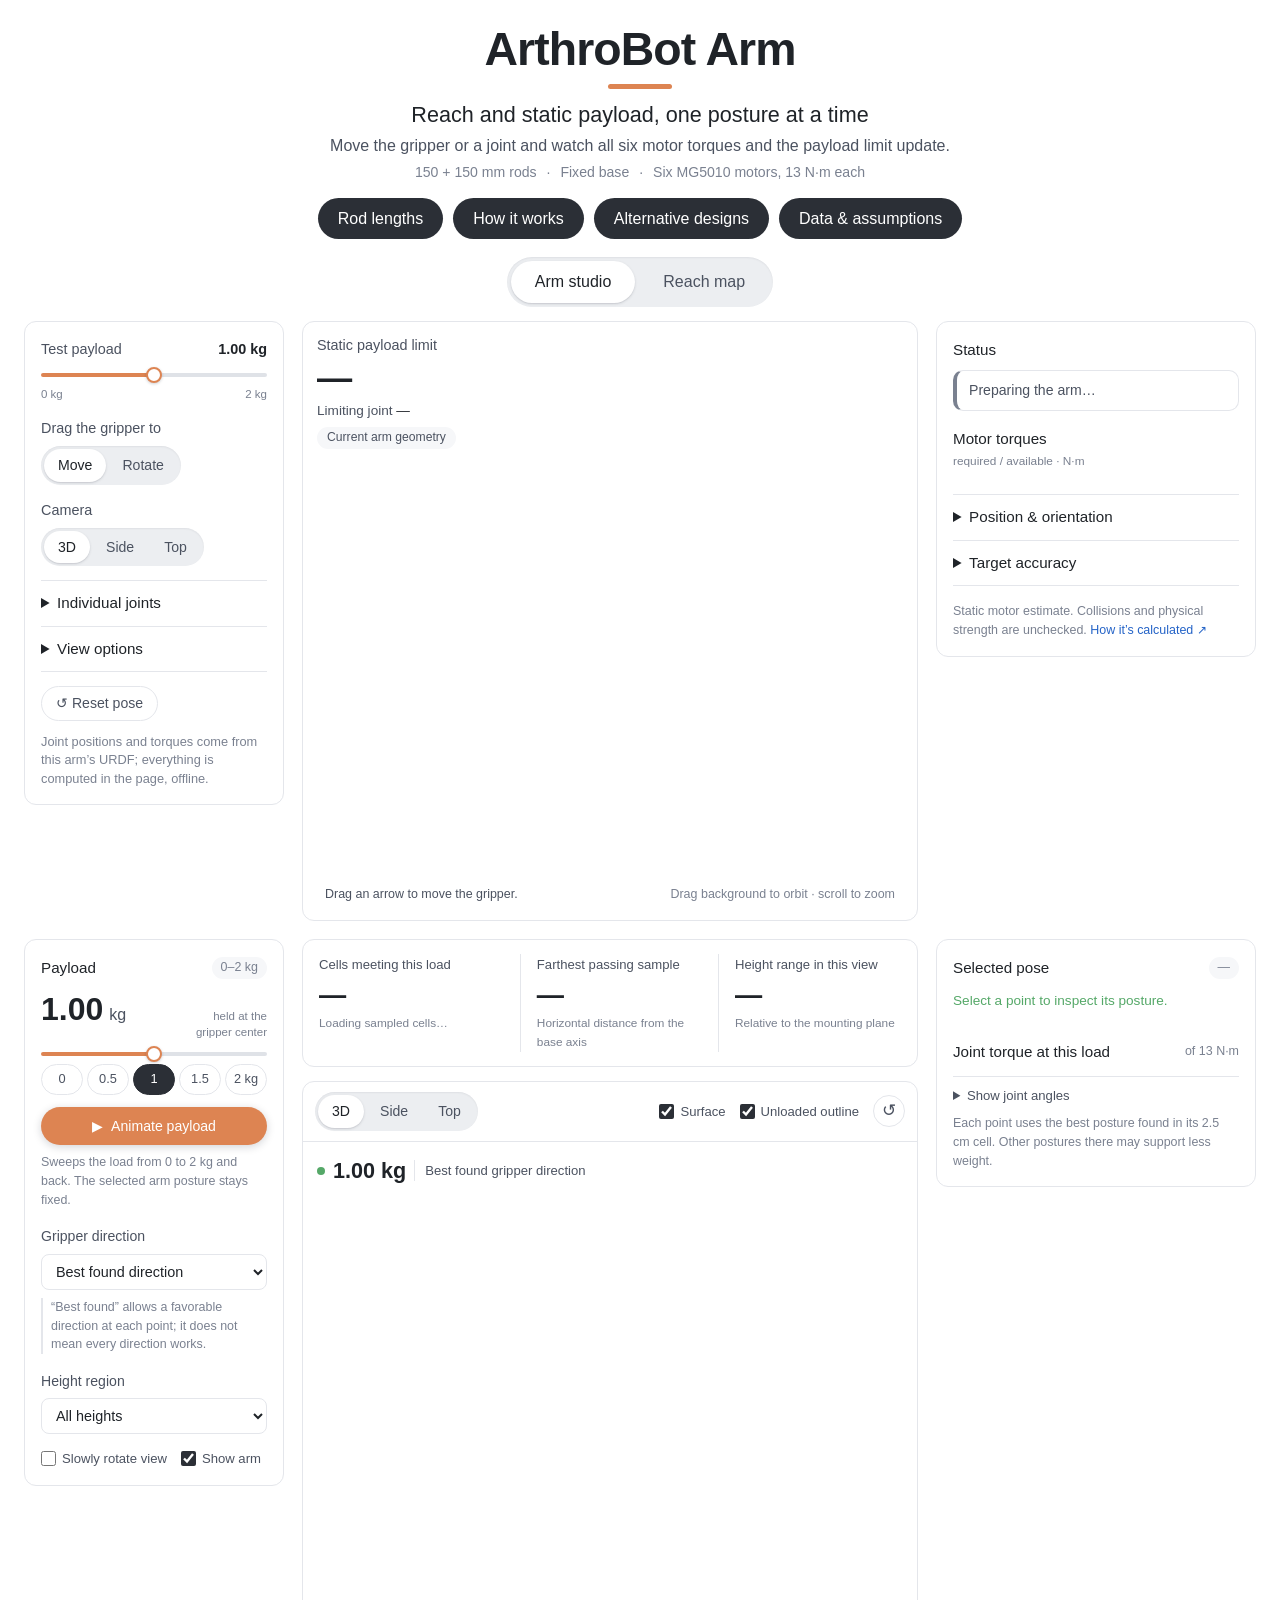
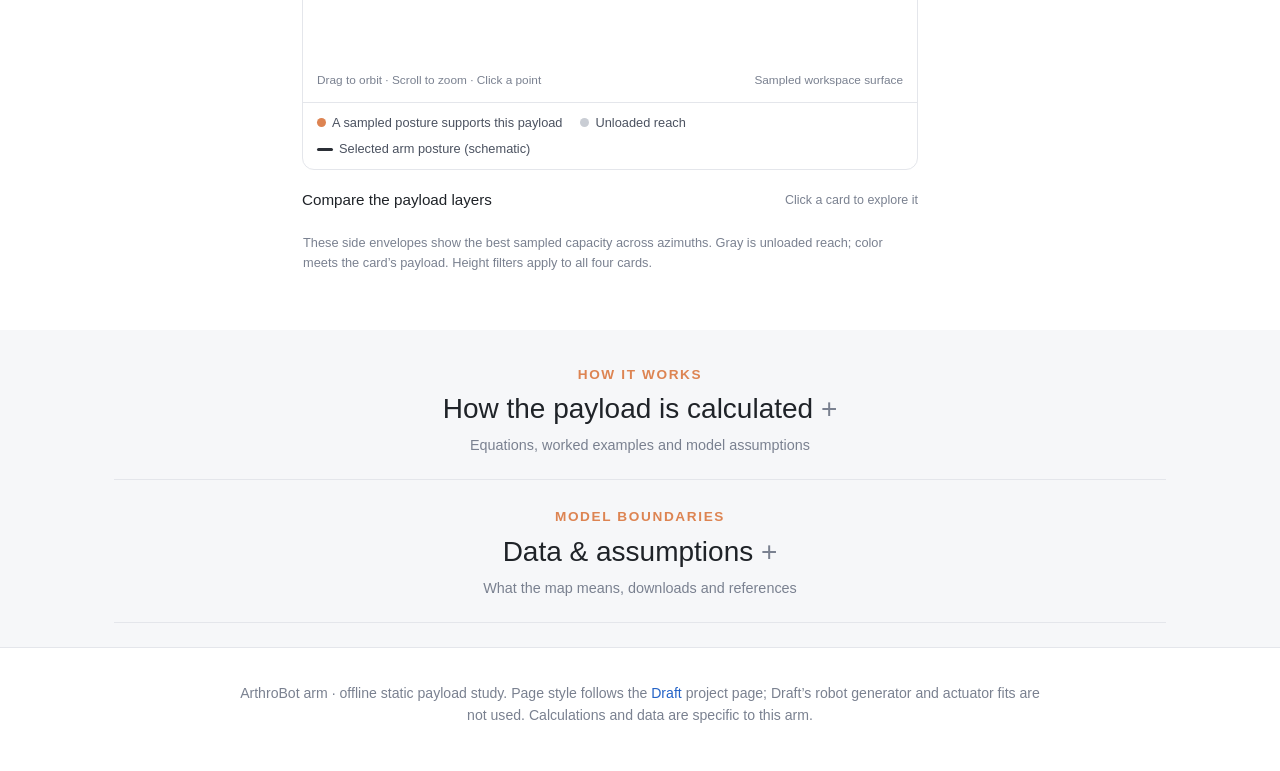
<file: index.html>
<!doctype html>
<html lang="en">
<head>
<meta charset="utf-8">
<meta name="viewport" content="width=device-width,initial-scale=1">
<title>ArthroBot arm · Reach &amp; payload</title>
<meta name="description" content="Static payload calculator for the ArthroBot arm: how much the gripper can hold in any posture, and which motor limits it.">
<meta http-equiv="refresh" content="0; url=payload_workspace.html">
</head>
<body style="font-family: sans-serif; padding: 2rem;">
<p>Opening the <a href="payload_workspace.html">ArthroBot arm payload calculator</a>… (about 15 MB, works offline once loaded)</p>
</body>
</html>
</file>
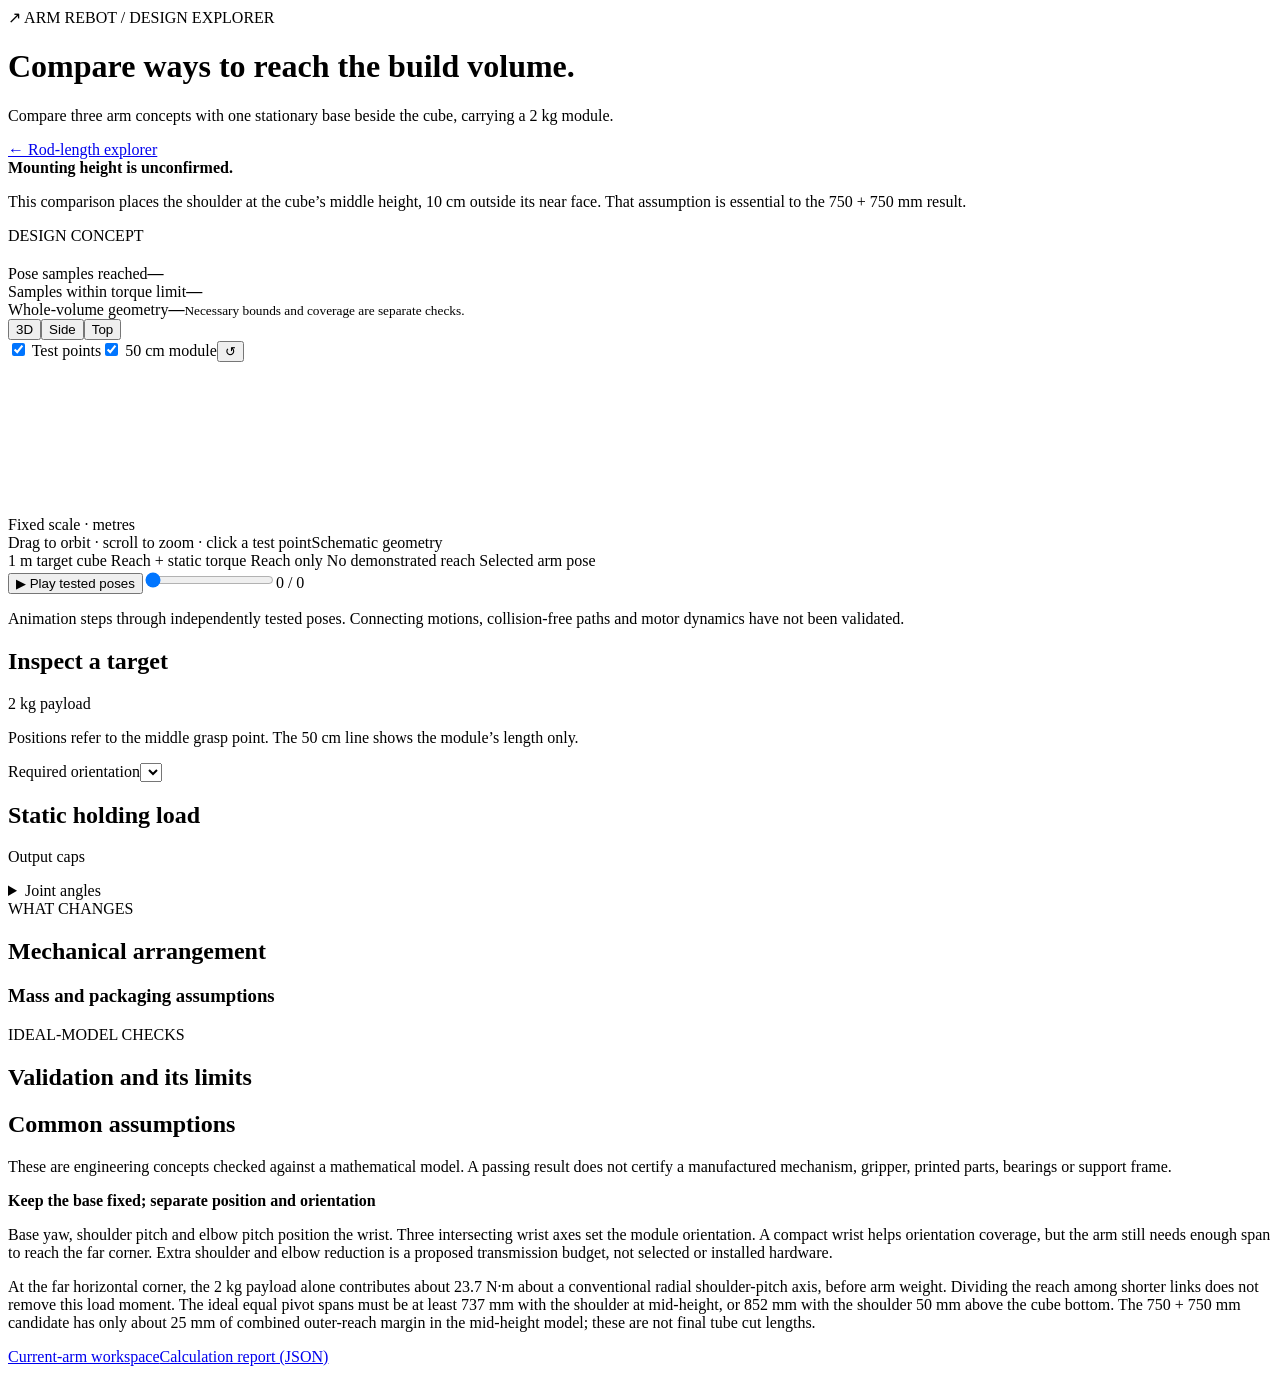
<file: tools/arm_payload/payload_viewer/redesign_template.html>
<!doctype html>
<html lang="en">
<head>
  <meta charset="utf-8">
  <meta name="viewport" content="width=device-width,initial-scale=1">
  <title>ARM REBOT · Design comparison</title>
  <style>__REDESIGN_CSS__</style>
</head>
<body>
  <header class="page-header">
    <div><div class="eyebrow"><span class="brand-mark">↗</span> ARM REBOT <span>/</span> DESIGN EXPLORER</div>
      <h1>Compare ways to reach the build volume.</h1>
      <p>Compare three arm concepts with one stationary base beside the cube, carrying a 2 kg module.</p>
    </div>
    <a class="back-link" href="payload_workspace.html#design">← Rod-length explorer</a>
  </header>
  <main>
    <section class="mounting-banner"><div><strong>Mounting height is unconfirmed.</strong><p>This comparison places the shoulder at the cube’s middle height, 10 cm outside its near face. That assumption is essential to the 750 + 750 mm result.</p></div><div id="mounting-scenarios"></div></section>
    <section class="concept-picker" aria-label="Design concepts" id="concept-picker"></section>
    <section class="concept-intro"><div><span class="eyebrow" id="concept-kicker">DESIGN CONCEPT</span><h2 id="concept-title"></h2><p id="concept-description"></p></div><div class="verdict" id="concept-verdict"></div></section>
    <div class="workspace">
      <div class="visual-column">
        <div class="metrics">
          <div><span>Pose samples reached</span><strong id="geometry-result">—</strong><small id="geometry-note"></small></div>
          <div><span>Samples within torque limit</span><strong id="torque-result">—</strong><small id="torque-note"></small></div>
          <div><span>Whole-volume geometry</span><strong id="analytic-result">—</strong><small id="analytic-note">Necessary bounds and coverage are separate checks.</small></div>
        </div>
        <section class="stage-card">
          <div class="stage-toolbar"><div class="view-buttons" aria-label="Camera angle"><button type="button" class="active" data-view="perspective">3D</button><button type="button" data-view="front">Side</button><button type="button" data-view="top">Top</button></div><div class="view-options"><label><input id="show-samples" type="checkbox" checked> Test points</label><label><input id="show-module" type="checkbox" checked> 50 cm module</label><button id="reset-view" type="button" aria-label="Reset view">↺</button></div></div>
          <div class="scene" id="scene" tabindex="0" role="group" aria-label="Interactive design schematic. Drag to orbit, scroll to zoom, or use arrow keys to rotate."><canvas id="scene-canvas" aria-label="Robot design and one metre target cube"></canvas><div class="scene-label"><strong id="scene-title"></strong><span>Fixed scale · metres</span></div><div class="scene-status" id="scene-status"></div><div class="scene-bottom"><span>Drag to orbit · scroll to zoom · click a test point</span><span>Schematic geometry</span></div></div>
          <div class="scene-caption"><span><i class="legend cube"></i> 1 m target cube</span><span><i class="legend good"></i> Reach + static torque</span><span><i class="legend amber"></i> Reach only</span><span><i class="legend bad"></i> No demonstrated reach</span><span><i class="legend line"></i> Selected arm pose</span></div>
        </section>
        <div class="animation-bar"><button id="play" type="button" aria-pressed="false">▶ Play tested poses</button><input id="case-slider" type="range" min="0" max="0" value="0" aria-label="Test pose index"><output id="case-count">0 / 0</output></div>
        <p class="animation-note">Animation steps through independently tested poses. Connecting motions, collision-free paths and motor dynamics have not been validated.</p>
      </div>
      <aside>
        <section class="control-card"><div class="section-heading"><h2>Inspect a target</h2><span class="small-tag">2 kg payload</span></div><p class="microcopy">Positions refer to the middle grasp point. The 50 cm line shows the module’s length only.</p><div id="target-controls"></div><label class="field-label" for="orientation">Required orientation</label><select id="orientation"></select><div class="pose-status" id="pose-status" aria-live="polite"></div><div class="coordinates" id="coordinates"></div><p class="microcopy" id="pose-error"></p></section>
        <section class="inspector-card"><div class="section-heading"><h2 id="load-heading">Static holding load</h2><span class="small-tag" id="load-tag">Output caps</span></div><div id="load-values"></div><p class="microcopy" id="load-note"></p><details id="joint-angles"><summary>Joint angles</summary><div id="angle-values"></div></details></section>
      </aside>
    </div>
    <section class="design-details"><article class="detail-card"><span class="eyebrow">WHAT CHANGES</span><h2>Mechanical arrangement</h2><ul id="changes"></ul><div class="dimension-table" id="dimensions"></div><h3 class="budget-heading">Mass and packaging assumptions</h3><ul id="mass-model"></ul></article><article class="detail-card"><span class="eyebrow">IDEAL-MODEL CHECKS</span><h2>Validation and its limits</h2><p id="analytic-claim"></p><p id="validation-method" class="validation-method"></p><ul id="limitations"></ul></article></section>
    <section class="assumptions-card"><h2>Common assumptions</h2><div id="assumptions"></div><p class="scope-note">These are engineering concepts checked against a mathematical model. A passing result does not certify a manufactured mechanism, gripper, printed parts, bearings or support frame.</p></section>
  </main>
  <footer><div><strong>Keep the base fixed; separate position and orientation</strong><p>Base yaw, shoulder pitch and elbow pitch position the wrist. Three intersecting wrist axes set the module orientation. A compact wrist helps orientation coverage, but the arm still needs enough span to reach the far corner. Extra shoulder and elbow reduction is a proposed transmission budget, not selected or installed hardware.</p><p>At the far horizontal corner, the 2 kg payload alone contributes about 23.7 N·m about a conventional radial shoulder-pitch axis, before arm weight. Dividing the reach among shorter links does not remove this load moment. The ideal equal pivot spans must be at least 737 mm with the shoulder at mid-height, or 852 mm with the shoulder 50 mm above the cube bottom. The 750 + 750 mm candidate has only about 25 mm of combined outer-reach margin in the mid-height model; these are not final tube cut lengths.</p></div><div class="file-links"><a href="payload_workspace.html#design">Current-arm workspace</a><a href="redesign_validation.json">Calculation report (JSON)</a></div><div id="sources" class="sources"></div></footer>
  <script id="redesign-data" type="application/json">__REDESIGN_DATA__</script>
  <script>__REDESIGN_JS__</script>
</body>
</html>
</file>
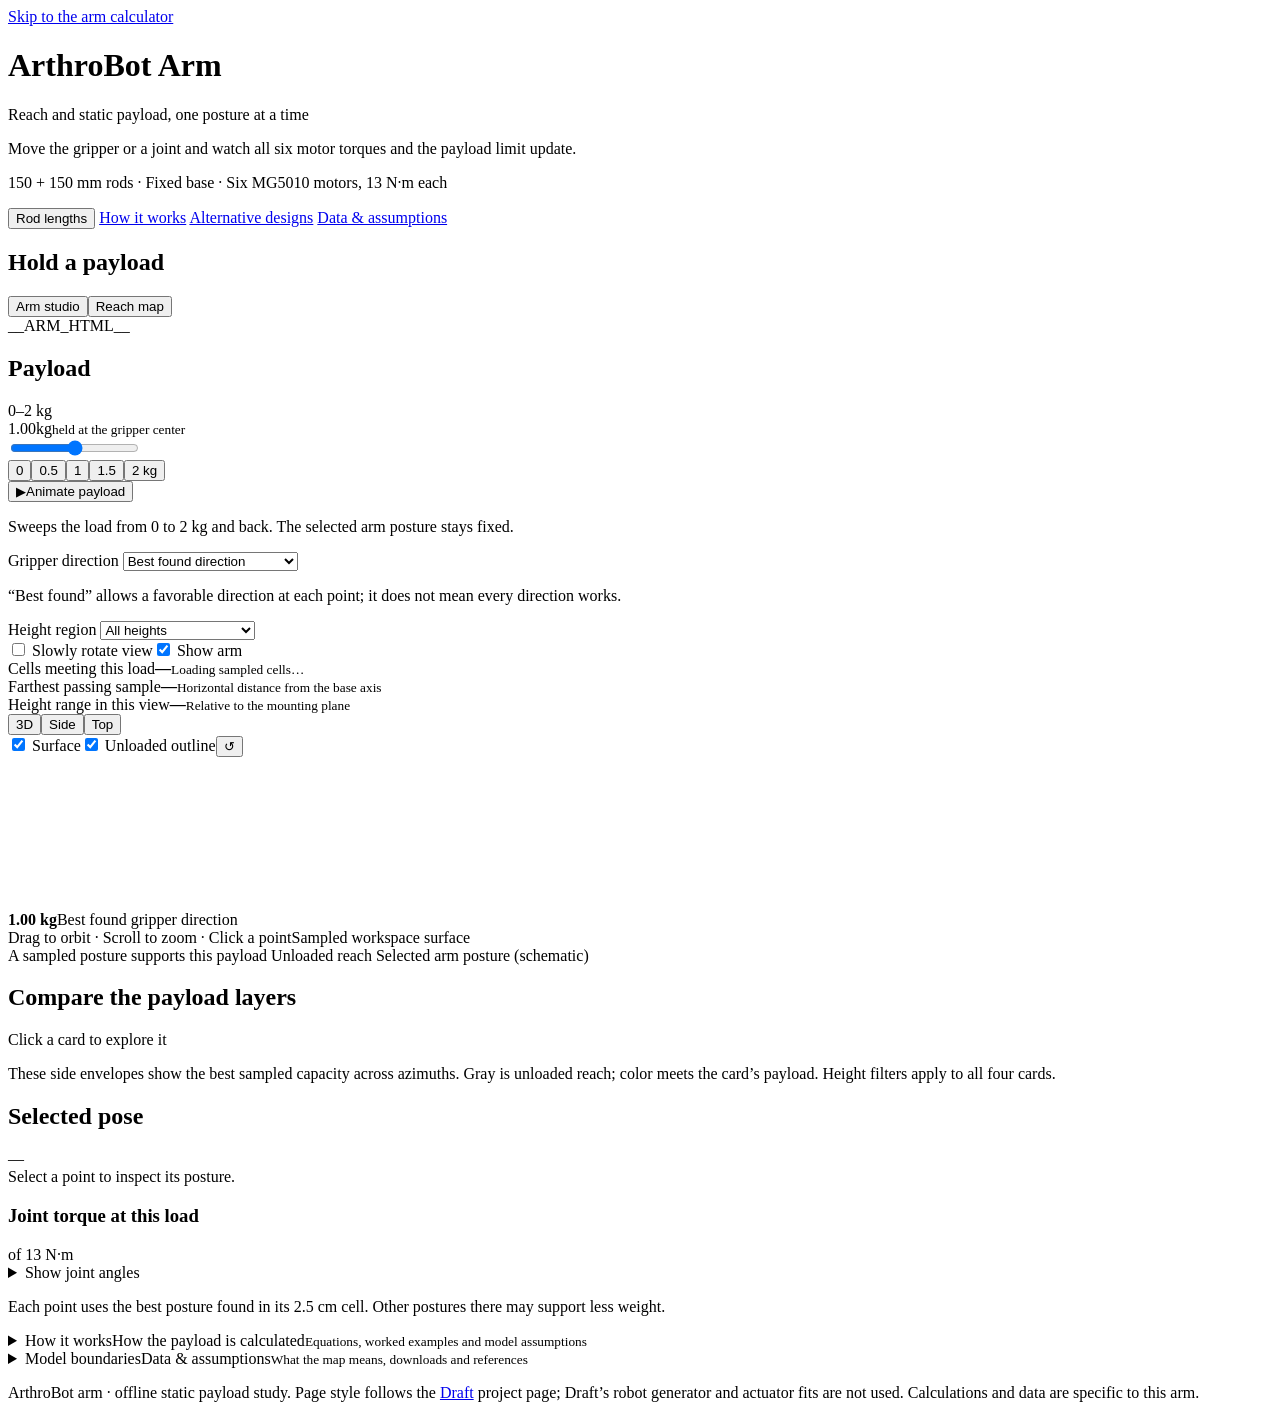
<file: tools/arm_payload/payload_viewer/template.html>
<!doctype html>
<html lang="en">
<head><meta charset="utf-8"><meta name="viewport" content="width=device-width,initial-scale=1">
<title>ArthroBot arm · Reach &amp; payload</title><style>__CSS__
__METHOD_CSS__
__ARM_CSS__</style></head>
<body>
<a class="skip-link" href="#explorer">Skip to the arm calculator</a>
<header class="hero" id="top">
  <div class="container narrow center">
    <h1 class="title">ArthroBot Arm</h1>
    <p class="subtitle">Reach and static payload, one posture at a time</p>
    <p class="hero-lede">Move the gripper or a joint and watch all six motor torques and the payload limit update.</p>
    <p class="hero-meta"><span id="geometry-summary">150 + 150 mm rods</span> <span class="context-dot" aria-hidden="true">·</span> <span>Fixed base</span> <span class="context-dot" aria-hidden="true">·</span> <span>Six MG5010 motors, 13 N·m each</span></p>
    <nav class="links" aria-label="Page sections">
      <button type="button" class="pill" id="open-geometry" aria-haspopup="dialog">Rod lengths</button>
      <a class="pill" href="#calculation">How it works</a>
      <a class="pill" href="redesign_options.html">Alternative designs</a>
      <a class="pill" href="#assumptions">Data &amp; assumptions</a>
    </nav>
  </div>
</header>

<section class="section builder-first" id="builder" aria-labelledby="builder-title">
  <div class="container wide">
    <h2 class="sr-only" id="builder-title">Hold a payload</h2>
    <div class="b-top">
      <nav class="seg explorer-mode-tabs" aria-label="Workspace view"><button type="button" id="arm-mode" class="seg-btn active" aria-pressed="true">Arm studio</button><button type="button" id="workspace-mode" class="seg-btn" aria-pressed="false">Reach map</button></nav>
    </div>
<main id="explorer">
  __ARM_HTML__
  <aside class="map-only map-controls" aria-label="Reach map filters">
    <section class="control-card">
      <div class="section-heading"><h2>Payload</h2><span class="small-tag">0–2 kg</span></div>
      <div class="load-readout"><output id="load-value" for="payload">1.00</output><span>kg</span><small>held at the gripper center</small></div>
      <input id="payload" type="range" min="0" max="2" step="0.01" value="1" aria-label="Payload in kilograms">
      <div class="presets" id="presets"><button data-load="0">0</button><button data-load="0.5">0.5</button><button data-load="1" class="active">1</button><button data-load="1.5">1.5</button><button data-load="2">2 kg</button></div>
      <button class="play-button" id="play" aria-pressed="false"><span id="play-icon">▶</span><span id="play-label">Animate payload</span></button>
      <p class="microcopy">Sweeps the load from 0 to 2 kg and back. The selected arm posture stays fixed.</p>
      <label class="field-label" for="mode">Gripper direction</label>
      <select id="mode"><option value="any_orientation">Best found direction</option><option value="downward_15deg">Pointing down · within 15°</option></select>
      <p class="microcopy direction-note">“Best found” allows a favorable direction at each point; it does not mean every direction works.</p>
      <label class="field-label" for="height">Height region</label>
      <select id="height"><option value="all">All heights</option><option value="above">Above mounting plane</option><option value="slice">Horizontal slice</option></select>
      <div id="slice-controls" hidden><div class="slice-label"><label for="slice">Height slice</label><output id="slice-value">10.0–12.5 cm</output></div><input id="slice" type="range" min="-0.525" max="0.725" step="0.025" value="0.1"><small>2.5 cm thick</small></div>
      <div class="toggle-row"><label><input type="checkbox" id="rotate"> Slowly rotate view</label><label><input type="checkbox" id="show-arm" checked> Show arm</label></div>
    </section>
  </aside>
  <section class="visual-column map-only" aria-label="Reachable workspace">
    <div class="metrics">
      <div><span class="metric-label" id="coverage-label">Cells meeting this load</span><strong id="coverage">—</strong><small id="count">Loading sampled cells…</small></div>
      <div><span class="metric-label">Farthest passing sample</span><strong id="reach">—</strong><small>Horizontal distance from the base axis</small></div>
      <div><span class="metric-label">Height range in this view</span><strong id="span">—</strong><small>Relative to the mounting plane</small></div>
    </div>
    <div class="stage-card">
      <div class="stage-toolbar">
        <div class="view-buttons seg seg-small" aria-label="Camera view"><button data-view="three" class="seg-btn active">3D</button><button data-view="side" class="seg-btn">Side</button><button data-view="top" class="seg-btn">Top</button></div>
        <div class="view-options"><label><input type="checkbox" id="surface" checked> Surface</label><label><input type="checkbox" id="ghost" checked> <span id="ghost-label">Unloaded outline</span></label><button id="reset-camera" title="Reset camera and zoom" aria-label="Reset camera and zoom">↺</button></div>
      </div>
      <div class="scene" id="scene" tabindex="0" role="application" aria-label="Interactive arm workspace. Drag to rotate, scroll to zoom, click a point to inspect. Arrow keys rotate the view.">
        <canvas id="cloud" aria-hidden="true"></canvas><canvas id="overlay" aria-hidden="true"></canvas>
        <div class="scene-design-note" id="scene-design-note" hidden></div><div class="scene-label"><span class="status-dot" id="load-dot"></span><strong id="scene-load">1.00 kg</strong><span id="scene-direction">Best found gripper direction</span></div>
        <div class="scene-empty" id="empty" hidden>No sampled poses meet these filters.<small>Try a different height or a lower payload.</small></div>
        <div class="scene-bottom"><span>Drag to orbit · Scroll to zoom · Click a point</span><span id="render-note">Sampled workspace surface</span></div>
      </div>
      <div class="scene-caption"><span><i class="legend-dot" id="active-color"></i> A sampled posture supports this payload</span><span><i class="legend-dot ghost-dot"></i> <span id="ghost-caption">Unloaded reach</span></span><span><i class="legend-line"></i> Selected arm posture (schematic)</span></div>
    </div>
    <section class="comparison" aria-label="Compare payload layers">
      <div class="section-heading"><h2>Compare the payload layers</h2><span>Click a card to explore it</span></div>
      <div class="layer-cards" id="layers"></div>
      <p class="comparison-note" id="comparison-note">These side envelopes show the best sampled capacity across azimuths. Gray is unloaded reach; color meets the card’s payload. Height filters apply to all four cards.</p>
    </section>
  </section>
  <aside class="map-only map-report" aria-label="Selected arm pose">
    <section class="inspector-card">
      <div class="section-heading"><h2>Selected pose</h2><span class="small-tag" id="pose-capacity">—</span></div>
      <div class="pose-status" id="pose-status">Select a point to inspect its posture.</div>
      <div class="coordinates" id="coordinates"></div>
      <div class="section-heading torque-heading"><h3>Joint torque at this load</h3><span>of 13 N·m</span></div>
      <div id="torques"></div>
      <details class="angles"><summary>Show joint angles</summary><div id="angles"></div></details>
      <p class="microcopy"><span id="cell-description">Each point uses the best posture found in its 2.5 cm cell.</span> Other postures there may support less weight.</p>
    </section>
  </aside>
</main>
  </div>
</section>

<section class="section alt reference-area" aria-label="Calculation and model details">
  <div class="container">
<details class="reference-section" id="calculation-panel"><summary><span class="eyebrow">How it works</span><span class="reference-title">How the payload is calculated</span><small>Equations, worked examples and model assumptions</small></summary>
__METHOD_HTML__
<a class="reference-back" href="#explorer">↑ Back to the arm</a>
</details>
<details class="reference-section" id="assumptions-panel"><summary><span class="eyebrow">Model boundaries</span><span class="reference-title">Data &amp; assumptions</span><small>What the map means, downloads and references</small></summary>
<div class="assumptions" id="assumptions">
  <div class="footer-lead"><strong>Static holding capacity, not a hardware lift rating.</strong> Motion, grip friction, and printed-part strength still need validation.</div>
  <details><summary>Model assumptions and map resolution</summary><p id="sample-info"></p><p>The fixed base is vertical and the object’s center of mass is at the between-jaw TCP. The existing gripper geometry is held open. The self-collision screen uses approximate spheres with a 5 mm sphere buffer. External obstacles, floor/table, and object shape are excluded; negative heights need an elevated mount.</p><p>Each point is a sampled posture, not a guaranteed optimum at every point in the surrounding cell. Missing samples do not prove a region is impossible. A pose existing does not establish a collision-free path to it. The arm drawing shows joint locations and a schematic gripper, not the collision geometry. Very large gravity-only capacities near vertical alignment do not establish structural or bearing capacity.</p></details>
  <p id="design-assumptions" hidden>The length preview uses 262,144 sampled joint poses and 5 cm cells. Rod mass scales from 8 g per 150 mm; distal fittings and the rod centers move with the new length. Shorter rods may not fit the existing fittings. No collision screening, object geometry, stiffness, strength, dynamic loads, cable routing, or whole-cube orientation guarantee is included. The cube is a scale reference: its near face is 10 cm from the base axis, and its center height matches joint 1. The gripped object’s center of mass is assumed to coincide with the TCP.</p>
  <div class="file-links"><a href="payload_workspace.png">Printable chart ↗</a><a href="any_orientation.csv">Best-direction samples · CSV ↗</a><a href="downward_15deg.csv">Downward-grasp samples · CSV ↗</a></div>
</div>
</details>
  </div>
</section>

<footer class="footer">
  <div class="container narrow center">
    <p class="muted small">ArthroBot arm · offline static payload study. Page style follows the <a href="https://davidhnguyen2000.github.io/draft-site/" target="_blank" rel="noopener noreferrer">Draft</a> project page; Draft’s robot generator and actuator fits are not used. Calculations and data are specific to this arm.</p>
  </div>
</footer>

<dialog id="geometry-dialog" class="geometry-dialog" aria-labelledby="geometry-title">
  <div class="dialog-heading"><div><h2 id="geometry-title">Rod lengths</h2><p>Changes apply to both the arm and reach map.</p></div><button type="button" id="close-geometry" aria-label="Close rod lengths">×</button></div>
  <section class="design-card" id="design" aria-label="Rod length design controls">
    <div class="design-heading"><div><p>Preview different rod lengths using the same motors.</p></div>
      <div class="dataset-tabs seg"><button id="original-map" class="seg-btn active" aria-pressed="true">Original · 150 + 150 mm</button><button id="design-map" class="seg-btn" aria-pressed="false">Adjust rod lengths</button></div>
    </div>
    <div id="design-controls" hidden>
      <div class="rod-fields">
        <div><div class="rod-label"><label for="upper-length"><i class="rod-swatch upper"></i> Upper rod</label><div><input id="upper-number" type="number" min="50" max="750" step="25" value="150" aria-label="Upper rod length in millimeters"><span>mm</span></div></div><input id="upper-length" type="range" min="50" max="750" step="25" value="150" aria-label="Upper rod length"><div class="range-ends"><span>50 mm</span><span>750 mm</span></div></div>
        <div><div class="rod-label"><label for="forearm-length"><i class="rod-swatch forearm"></i> Forearm rod</label><div><input id="forearm-number" type="number" min="50" max="750" step="25" value="150" aria-label="Forearm rod length in millimeters"><span>mm</span></div></div><input id="forearm-length" type="range" min="50" max="750" step="25" value="150" aria-label="Forearm rod length"><div class="range-ends"><span>50 mm</span><span>750 mm</span></div></div>
        <div class="design-actions"><label><input id="equal-rods" type="checkbox" checked> Change both together</label><div class="rod-presets"><button data-length="100">100</button><button data-length="150">150</button><button data-length="250">250</button><button data-length="500">500</button><button data-length="650">650</button></div><button id="animate-length" aria-pressed="false">▶ Animate lengths</button></div>
      </div>
      <div class="design-options"><label class="map-settings-only"><input id="cube" type="checkbox" checked> Show 1 m cube beside base</label><label class="map-settings-only"><input id="same-scale" type="checkbox" checked> Keep the same camera scale</label><span id="design-status" role="status" aria-live="polite">Ready</span></div>
      <p class="design-caveat">Changing lengths updates the arm’s reach, mass and static payload limit. This preview does not check collisions or part strength.</p>
    </div>
  </section>

  <div class="dialog-footer"><a class="redesign-link" href="redesign_options.html">Compare alternative designs ↗</a><button type="button" id="done-geometry">Done</button></div>
</dialog>
<script id="rod-worker" type="text/plain">__WORKER__</script>
<script>const PACKED=__DATA__;const META=__META__;</script>
<script>__JS__</script>
<script>__DESIGN_JS__</script>
<script>__METHOD_JS__</script>
<script>__POSE_SOLVER_JS__</script>
<script>__ARM_JS__</script>
<script>__SHELL_JS__</script>
</body></html>
</file>
